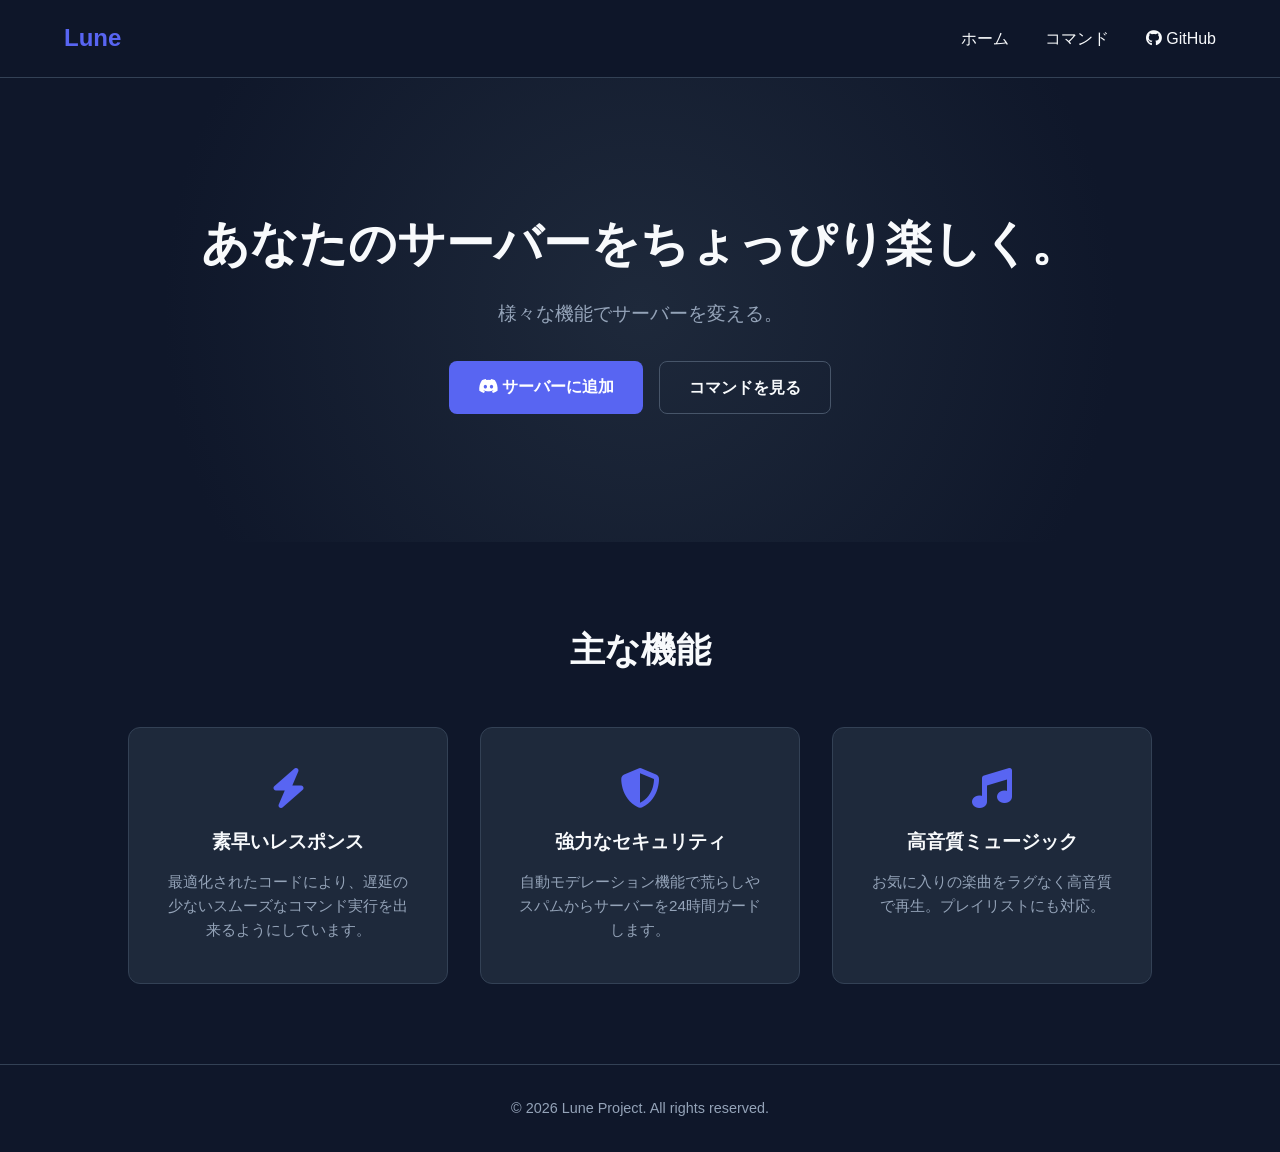
<file: index.html>
<!DOCTYPE html>
<html lang="ja">
<head>
    <meta charset="UTF-8">
    <meta name="viewport" content="width=device-width, initial-scale=1.0">
    <title>Bot - 多機能Discordボット</title>
    <link rel="stylesheet" href="css/style.css">
    <link rel="stylesheet" href="https://cdnjs.cloudflare.com/ajax/libs/font-awesome/6.4.0/css/all.min.css">
</head>
<body>
    <!-- ヘッダー -->
    <header>
        <div class="logo">
            Lune
        </div>
        <nav>
            <a href="index.html">ホーム</a>
            <a href="html/commands.html">コマンド</a>
            <a href="https://github.com/Lune1221/Discord-Bot" target="_blank"><i class="fa-brands fa-github"></i> GitHub</a>
        </nav>
    </header>

    <!-- ヒーローセクション -->
    <section class="hero">
        <div class="hero-content">
            <h1>あなたのサーバーをちょっぴり楽しく。</h1>
            <p>様々な機能でサーバーを変える。</p>
            <div class="hero-buttons">
                <a href="https://discord.com/oauth2/authorize?client_id=1528013651384991754&permissions=2147551232&integration_type=0&scope=applications.commands+bot" class="btn-primary" target="_blank">
                    <i class="fa-brands fa-discord"></i> サーバーに追加
                </a>
                <a href="html/commands.html" class="btn-secondary">コマンドを見る</a>
            </div>
        </div>
    </section>

    <!-- 特徴セクション -->
    <section class="features">
        <h2>主な機能</h2>
        <div class="feature-grid">
            <div class="feature-card">
                <i class="fa-solid fa-bolt"></i>
                <h3>素早いレスポンス</h3>
                <p>最適化されたコードにより、遅延の少ないスムーズなコマンド実行を出来るようにしています。</p>
            </div>
            <div class="feature-card">
                <i class="fa-solid fa-shield-halved"></i>
                <h3>強力なセキュリティ</h3>
                <p>自動モデレーション機能で荒らしやスパムからサーバーを24時間ガードします。</p>
            </div>
            <div class="feature-card">
                <i class="fa-solid fa-music"></i>
                <h3>高音質ミュージック</h3>
                <p>お気に入りの楽曲をラグなく高音質で再生。プレイリストにも対応。</p>
            </div>
        </div>
    </section>

    <!-- フッター -->
    <footer>
        <p>&copy; 2026 Lune Project. All rights reserved.</p>
    </footer>

    <script src="js/main.js"></script>
</body>
</html>
</file>
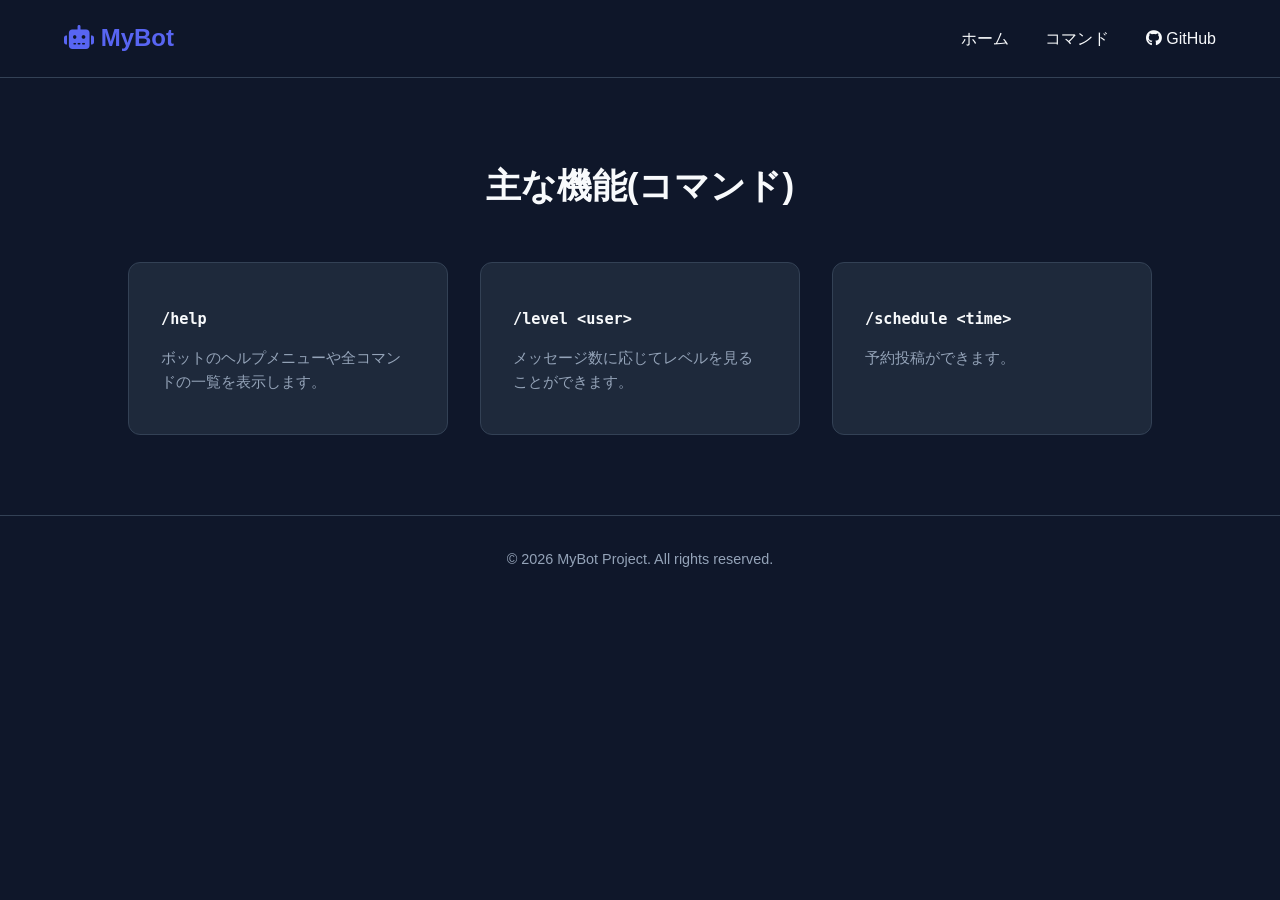
<file: html/commands.html>
<!DOCTYPE html>
<html lang="ja">
<head>
    <meta charset="UTF-8">
    <meta name="viewport" content="width=device-width, initial-scale=1.0">
    <title>コマンド一覧 - MyBot</title>
    <link rel="stylesheet" href="../css/style.css">
    <link rel="stylesheet" href="https://cdnjs.cloudflare.com/ajax/libs/font-awesome/6.4.0/css/all.min.css">
</head>
<body>
    <!-- ヘッダー -->
    <header>
        <div class="logo">
            <i class="fa-solid fa-robot"></i> MyBot
        </div>
        <nav>
            <a href="../index.html">ホーム</a>
            <a href="commands.html">コマンド</a>
            <a href="https://github.com/Lune1221/Discord-Bot-Py" target="_blank"><i class="fa-brands fa-github"></i> GitHub</a>
        </nav>
    </header>

    <!-- コマンドセクション -->
    <section class="features">
        <h2>主な機能(コマンド)</h2>
        <div class="feature-grid" style="text-align: left;">
            <div class="feature-card">
                <h3><code>/help</code></h3>
                <p>ボットのヘルプメニューや全コマンドの一覧を表示します。</p>
            </div>
            <div class="feature-card">
                <h3><code>/level &lt;user&gt;</code></h3>
                <p>メッセージ数に応じてレベルを見ることができます。</p>
            </div>
            <div class="feature-card">
                <h3><code>/schedule &lt;time&gt;</code></h3>
                <p>予約投稿ができます。</p>
            </div>
        </div>
    </section>

    <!-- フッター -->
    <footer>
        <p>&copy; 2026 MyBot Project. All rights reserved.</p>
    </footer>

    <script src="../js/main.js"></script>
</body>
</html>
</file>
<file: css/style.css>
:root {
    --bg-color: #0f172a;
    --card-bg: #1e293b;
    --text-color: #f8fafc;
    --text-muted: #94a3b8;
    --accent-color: #5865F2; /* Discordカラー */
    --accent-hover: #4752c4;
}

* {
    margin: 0;
    padding: 0;
    box-sizing: border-box;
}

body {
    font-family: 'Segoe UI', Tahoma, Geneva, Verdana, sans-serif;
    background-color: var(--bg-color);
    color: var(--text-color);
    line-height: 1.6;
}

/* ヘッダー */
header {
    display: flex;
    justify-content: space-between;
    align-items: center;
    padding: 1.2rem 5%;
    background-color: rgba(15, 23, 42, 0.9);
    position: sticky;
    top: 0;
    backdrop-filter: blur(10px);
    border-bottom: 1px solid #334155;
    z-index: 1000;
}

.logo {
    font-size: 1.5rem;
    font-weight: bold;
    color: var(--accent-color);
}

nav a {
    color: var(--text-color);
    text-decoration: none;
    margin-left: 2rem;
    transition: color 0.2s;
}

nav a:hover {
    color: var(--accent-color);
}

/* ヒーローセクション */
.hero {
    display: flex;
    justify-content: center;
    align-items: center;
    text-align: center;
    padding: 8rem 1rem;
    background: radial-gradient(circle at center, #1e293b 0%, var(--bg-color) 70%);
}

.hero-content h1 {
    font-size: 3rem;
    margin-bottom: 1rem;
    font-weight: 800;
}

.hero-content p {
    font-size: 1.2rem;
    color: var(--text-muted);
    margin-bottom: 2rem;
}

.hero-buttons {
    display: flex;
    gap: 1rem;
    justify-content: center;
}

.btn-primary, .btn-secondary {
    padding: 0.8rem 1.8rem;
    border-radius: 8px;
    text-decoration: none;
    font-weight: bold;
    transition: background 0.2s, transform 0.1s;
}

.btn-primary {
    background-color: var(--accent-color);
    color: white;
}

.btn-primary:hover {
    background-color: var(--accent-hover);
    transform: translateY(-2px);
}

.btn-secondary {
    background-color: transparent;
    color: var(--text-color);
    border: 1px solid #475569;
}

.btn-secondary:hover {
    background-color: #334155;
    transform: translateY(-2px);
}

/* 特徴セクション */
.features {
    padding: 5rem 10%;
    text-align: center;
}

.features h2 {
    font-size: 2.2rem;
    margin-bottom: 3rem;
}

.feature-grid {
    display: grid;
    grid-template-columns: repeat(auto-fit, minmax(280px, 1fr));
    gap: 2rem;
}

.feature-card {
    background-color: var(--card-bg);
    padding: 2.5rem 2rem;
    border-radius: 12px;
    border: 1px solid #334155;
    transition: transform 0.2s;
}

.feature-card:hover {
    transform: translateY(-5px);
}

.feature-card i {
    font-size: 2.5rem;
    color: var(--accent-color);
    margin-bottom: 1.2rem;
}

.feature-card h3 {
    margin-bottom: 0.8rem;
}

.feature-card p {
    color: var(--text-muted);
    font-size: 0.95rem;
}

/* フッター */
footer {
    text-align: center;
    padding: 2rem;
    border-top: 1px solid #334155;
    color: var(--text-muted);
    font-size: 0.9rem;
}
</file>
